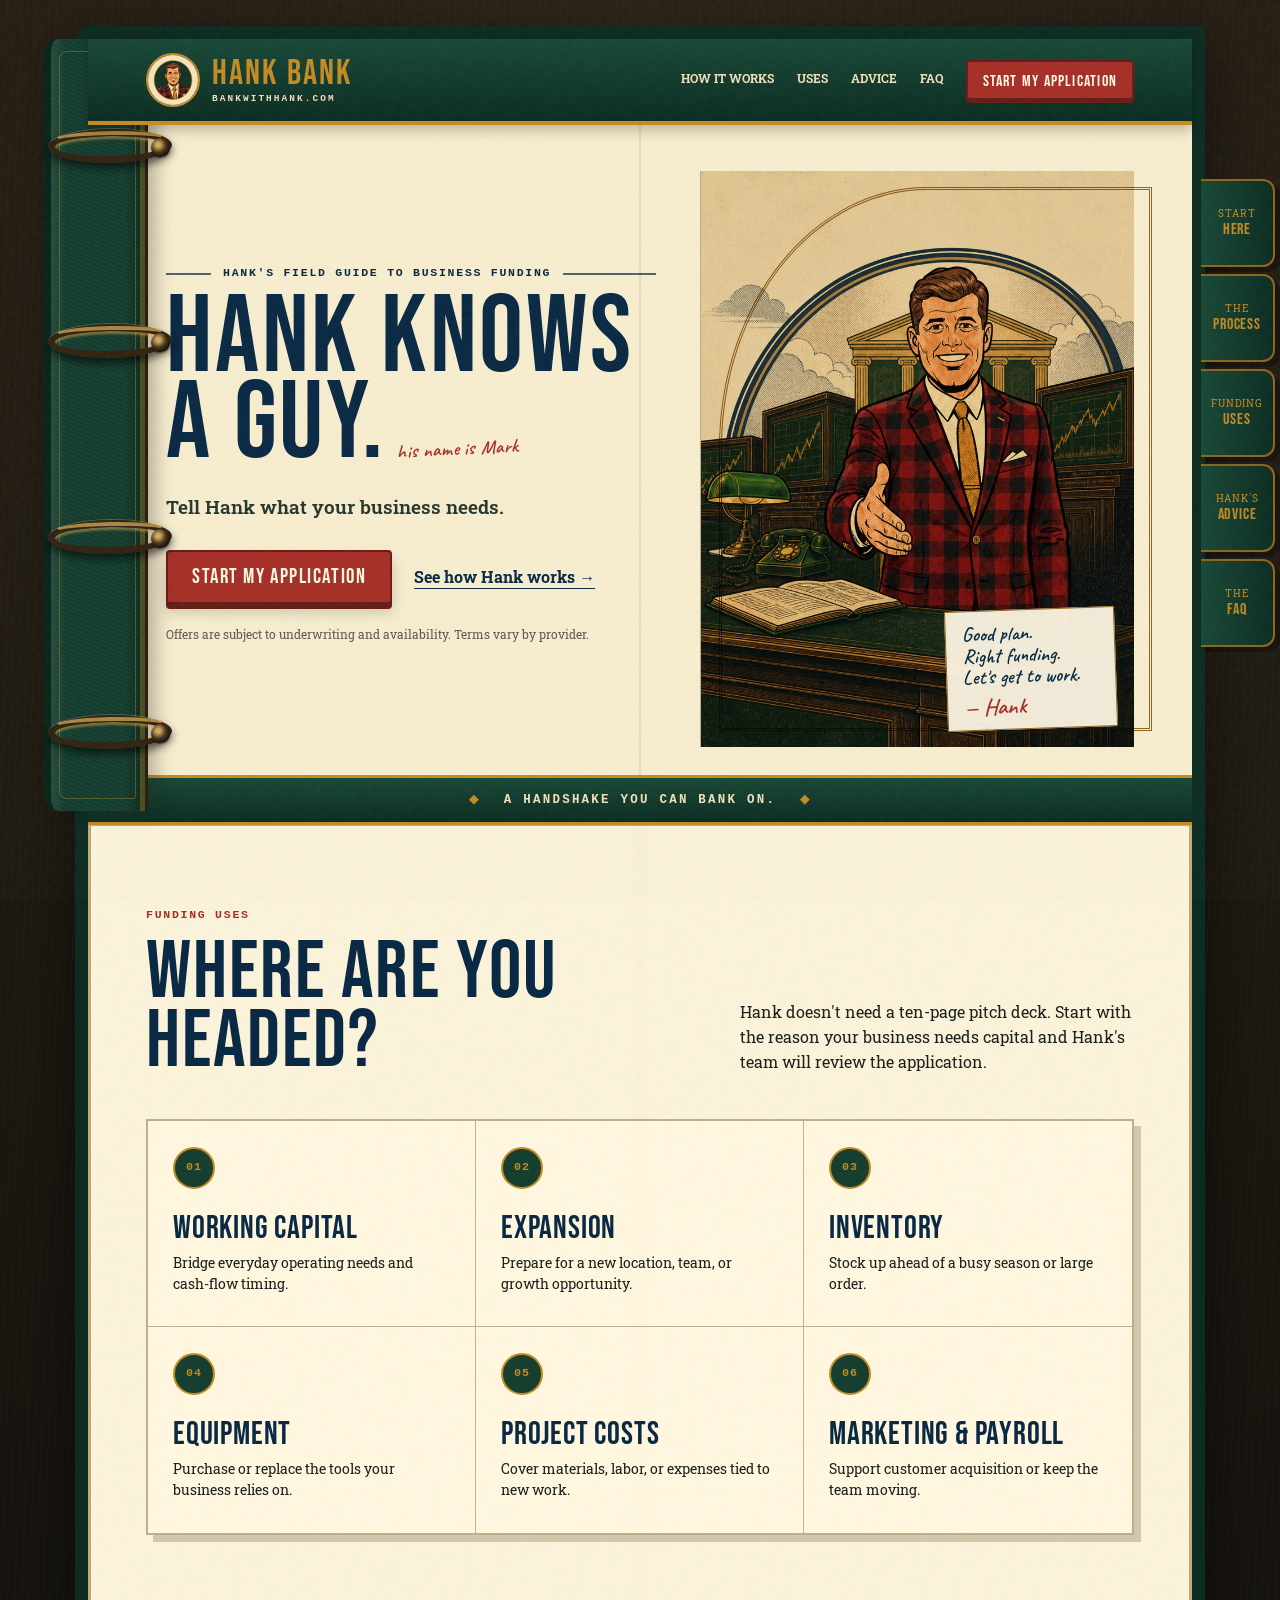
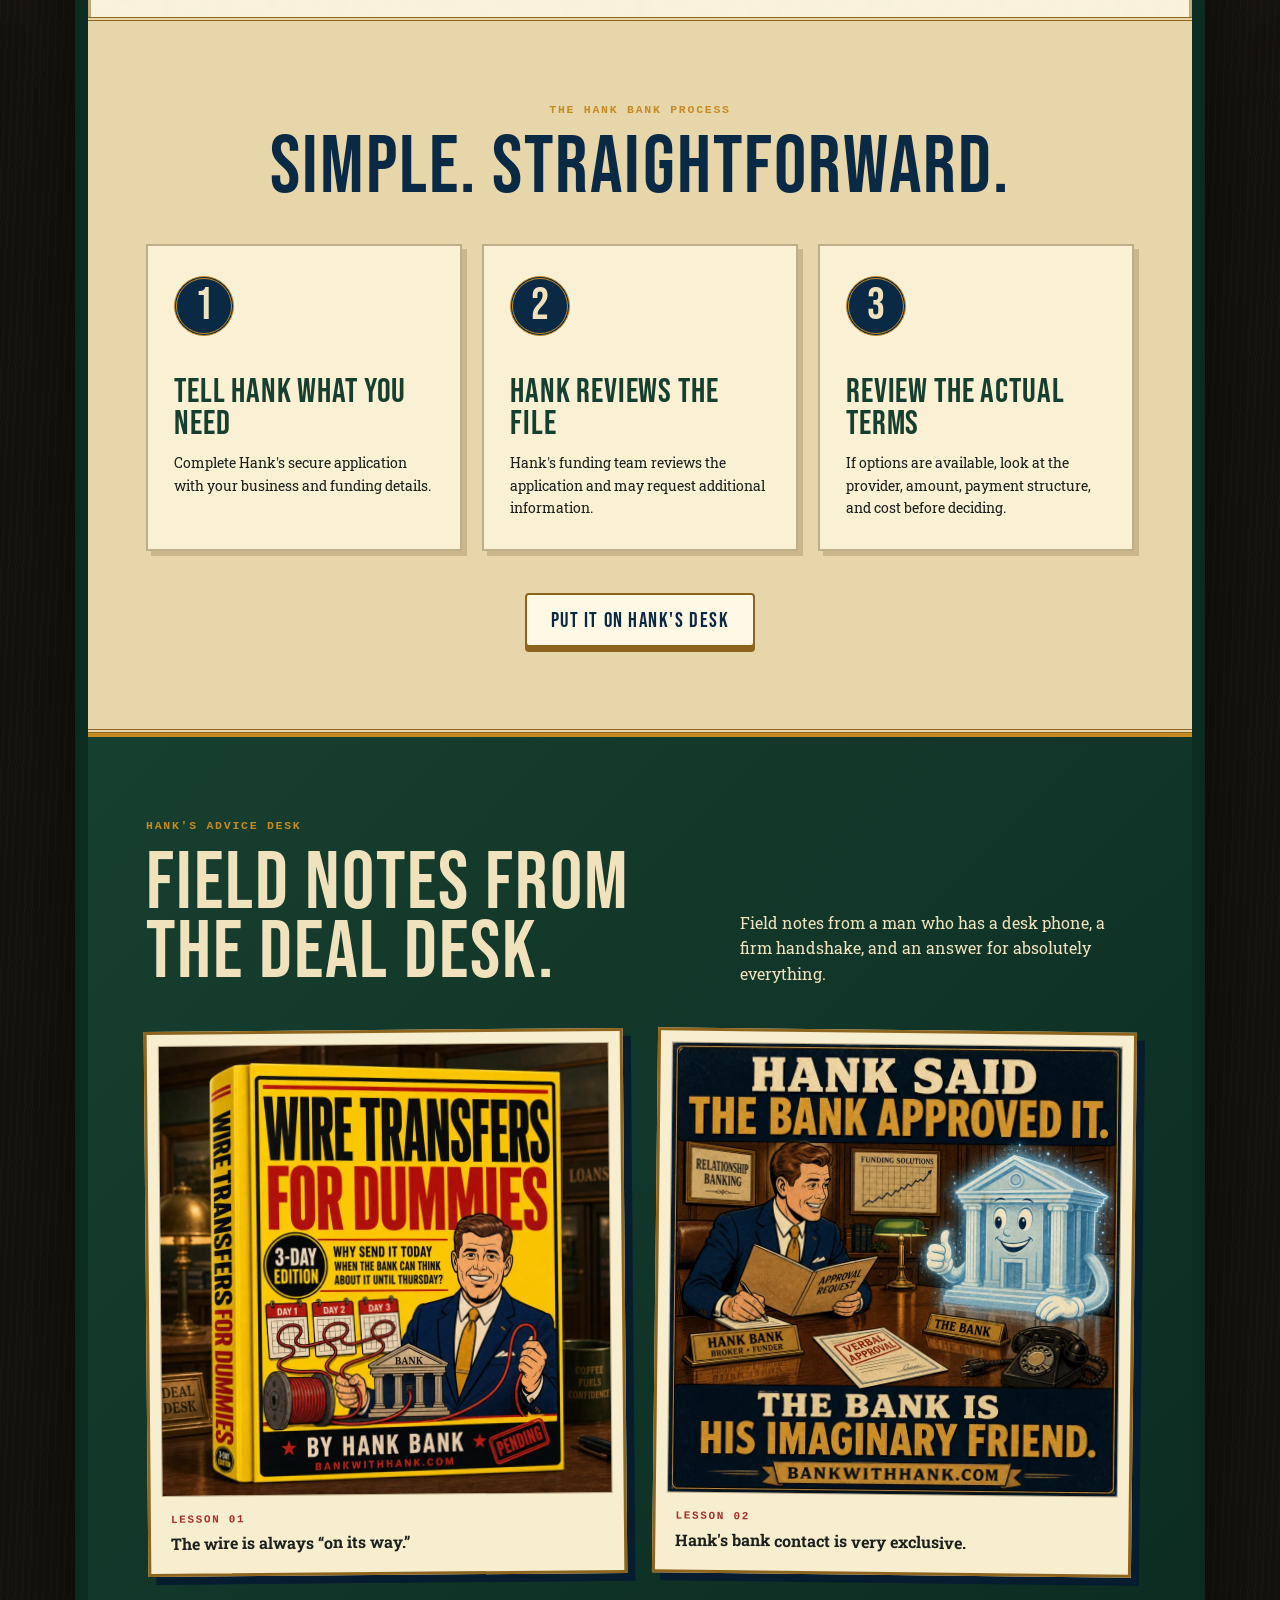
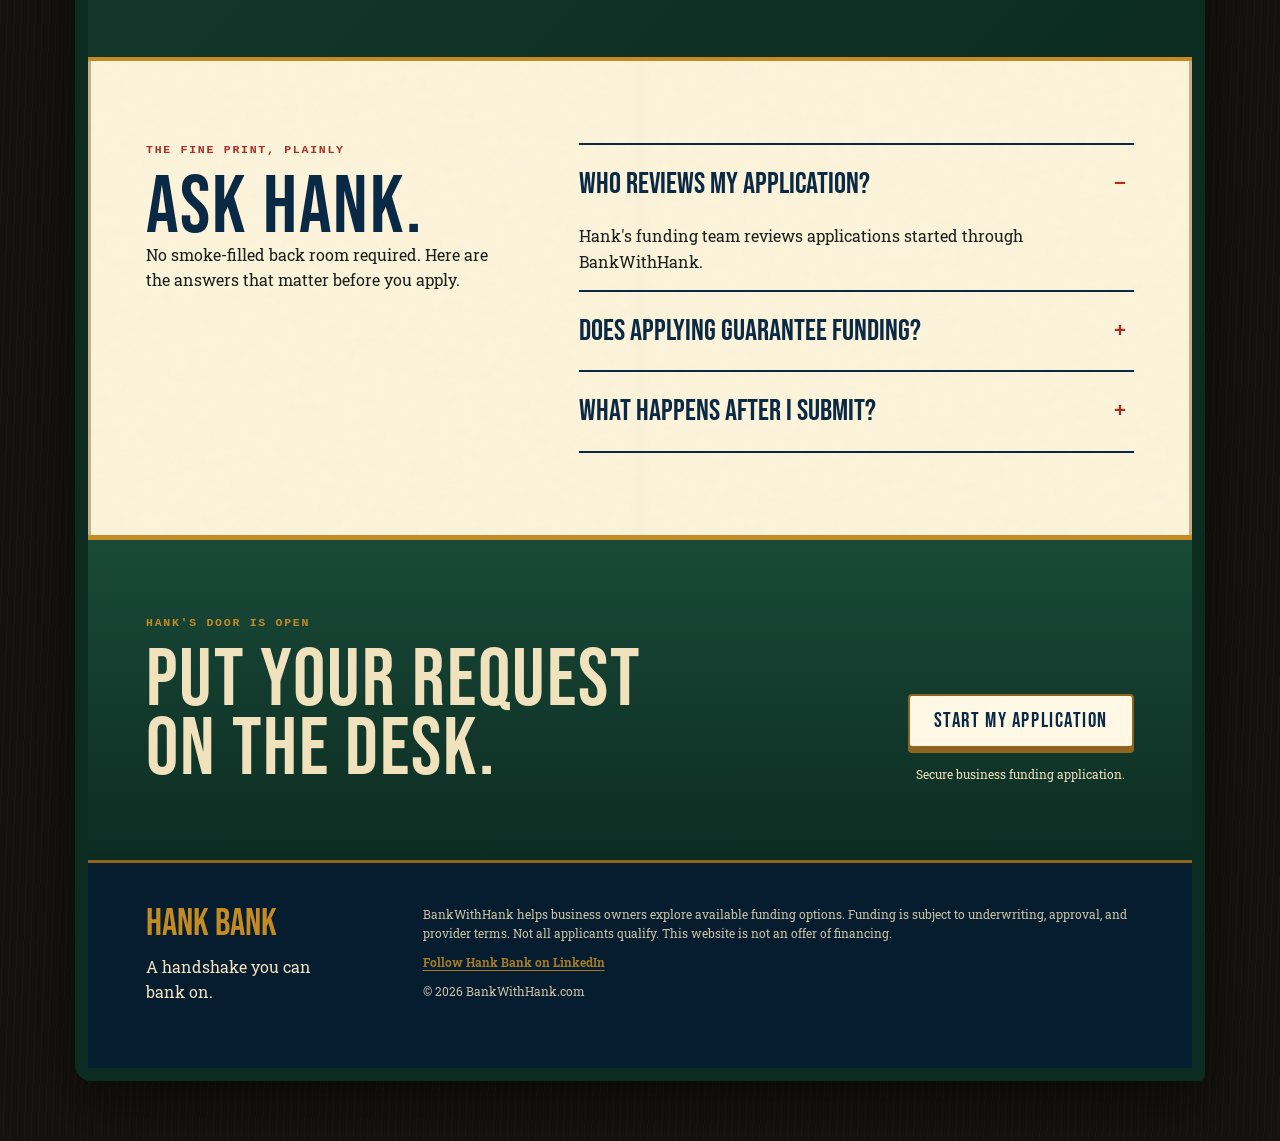
<file: index.html>
<!doctype html>
<html lang="en">
<head>
  <meta charset="utf-8">
  <meta name="viewport" content="width=device-width, initial-scale=1, viewport-fit=cover">
  <title>Hank Bank | Hank Knows a Guy</title>
  <meta name="description" content="Tell Hank what your business needs. One straightforward application connects you with available business funding options.">
  <link rel="canonical" href="https://bankwithhank.com/">

  <link rel="icon" href="/favicon.ico?v=20260805">
  <link rel="icon" type="image/png" sizes="32x32" href="/favicon-field-guide-32.png?v=20260805">
  <link rel="apple-touch-icon" sizes="180x180" href="/apple-touch-icon-field-guide.png?v=20260805">
  <link rel="preconnect" href="https://fonts.googleapis.com">
  <link rel="preconnect" href="https://fonts.gstatic.com" crossorigin>
  <link href="https://fonts.googleapis.com/css2?family=Bebas+Neue&family=Caveat:wght@500;600&family=Roboto+Slab:wght@400;600;700&display=swap" rel="stylesheet">
  <link rel="stylesheet" href="styles.css?v=20260804-field-guide-6">

  <meta property="og:type" content="website">
  <meta property="og:site_name" content="Hank Bank">
  <meta property="og:url" content="https://bankwithhank.com/">
  <meta property="og:title" content="Hank Knows a Guy">
  <meta property="og:description" content="A straightforward way to explore available business funding options with Hank.">
  <meta property="og:image" content="https://bankwithhank.com/og-field-guide-v2.jpg">
  <meta property="og:image:secure_url" content="https://bankwithhank.com/og-field-guide-v2.jpg">
  <meta property="og:image:type" content="image/jpeg">
  <meta property="og:image:width" content="1200">
  <meta property="og:image:height" content="630">
  <meta property="og:image:alt" content="Hank's Field Guide cover with Hank in his red flannel suit beside the words Hank Knows a Guy, corrected in red marker with his name is Mark.">
  <meta name="twitter:card" content="summary_large_image">
  <meta name="twitter:title" content="Hank Knows a Guy">
  <meta name="twitter:description" content="A straightforward way to explore available business funding options with Hank.">
  <meta name="twitter:image" content="https://bankwithhank.com/og-field-guide-v2.jpg">
  <meta name="twitter:image:alt" content="Hank's Field Guide cover with Hank in his red flannel suit beside the words Hank Knows a Guy, corrected in red marker with his name is Mark.">

  <script type="application/ld+json">
  {
    "@context": "https://schema.org",
    "@graph": [
      {
        "@type": "WebSite",
        "name": "Hank Bank",
        "url": "https://bankwithhank.com/",
        "description": "A straightforward business funding application built around Hank's deal desk."
      },
      {
        "@type": "FAQPage",
        "mainEntity": [
          {
            "@type": "Question",
            "name": "Who reviews my application?",
            "acceptedAnswer": {
              "@type": "Answer",
              "text": "Hank's funding team reviews applications started through BankWithHank."
            }
          },
          {
            "@type": "Question",
            "name": "Does applying guarantee funding?",
            "acceptedAnswer": {
              "@type": "Answer",
              "text": "No. Funding is subject to underwriting, approval, availability, and provider terms. Not all applicants qualify."
            }
          },
          {
            "@type": "Question",
            "name": "What happens after I submit?",
            "acceptedAnswer": {
              "@type": "Answer",
              "text": "Hank's funding team reviews the application and may contact you for more information. If options are available, you can review the actual terms before deciding."
            }
          }
        ]
      }
    ]
  }
  </script>
</head>
<body>
  <a class="skip-link" href="#main">Skip to content</a>

  <div class="desk">
    <div class="field-guide">
      <div class="binder-spine" aria-hidden="true"></div>
      <div class="binder-rings" aria-hidden="true">
        <span></span><span></span><span></span><span></span>
      </div>

      <nav class="guide-tabs" aria-label="Field guide sections">
        <a href="#top"><span>START</span><b>HERE</b></a>
        <a href="#process"><span>THE</span><b>PROCESS</b></a>
        <a href="#uses"><span>FUNDING</span><b>USES</b></a>
        <a href="#advice"><span>HANK'S</span><b>ADVICE</b></a>
        <a href="#faq"><span>THE</span><b>FAQ</b></a>
      </nav>

  <header class="site-header" id="top">
    <nav class="nav shell" aria-label="Primary navigation">
      <a class="wordmark" href="#top" aria-label="Hank Bank home">
        <img class="wordmark-portrait" src="apple-touch-icon-field-guide.png" width="54" height="54" alt="">
        <span class="wordmark-copy">
          <span class="wordmark-main">HANK BANK</span>
          <span class="wordmark-sub">BANKWITHHANK.COM</span>
        </span>
      </a>
      <button class="menu-button" id="menu-button" type="button" aria-controls="nav-links" aria-expanded="false" aria-label="Open navigation menu">
        <span></span><span></span><span></span>
      </button>
      <div class="nav-links" id="nav-links">
        <a href="#process">How It Works</a>
        <a href="#uses">Uses</a>
        <a href="#advice">Advice</a>
        <a href="#faq">FAQ</a>
        <a class="button button-small" href="https://apply.bankwithhank.com/?utm_source=bankwithhank&utm_medium=referral&utm_campaign=hank_site&utm_content=nav_desktop">Start My Application</a>
      </div>
    </nav>
  </header>

  <main id="main">
    <section class="hero">
      <div class="hero-grid shell">
        <div class="hero-copy">
          <p class="eyebrow">HANK'S FIELD GUIDE TO BUSINESS FUNDING</p>
          <h1><span>HANK KNOWS</span><span class="guy-line">A GUY.<em>his name is Mark</em></span></h1>
          <p class="hero-lede">Tell Hank what your business needs.</p>
          <div class="hero-actions">
            <a class="button" href="https://apply.bankwithhank.com/?utm_source=bankwithhank&utm_medium=referral&utm_campaign=hank_site&utm_content=hero_primary">Start My Application</a>
            <a class="text-link" href="#process">See how Hank works <span aria-hidden="true">→</span></a>
          </div>
          <p class="microcopy">Offers are subject to underwriting and availability. Terms vary by provider.</p>
        </div>
        <figure class="hero-art">
          <img src="hank-field-guide-hero-v2.jpg" width="768" height="1152" fetchpriority="high" alt="Hank smiling in his red plaid suit at his deal desk and extending his hand for a handshake.">
          <figcaption>Good plan.<br>Right funding.<br>Let's get to work.<br><span>— Hank</span></figcaption>
        </figure>
      </div>
      <div class="hero-rule" aria-hidden="true"><span>A HANDSHAKE YOU CAN BANK ON.</span></div>
    </section>

    <section class="intro section" id="uses">
      <div class="shell">
        <div class="section-heading split-heading">
          <div>
            <p class="kicker">FUNDING USES</p>
            <h2>WHERE ARE YOU HEADED?</h2>
          </div>
          <p>Hank doesn't need a ten-page pitch deck. Start with the reason your business needs capital and Hank's team will review the application.</p>
        </div>
        <div class="ledger-grid" role="list" aria-label="Common business funding uses">
          <article class="ledger-card" role="listitem"><span class="ledger-no">01</span><h3>Working Capital</h3><p>Bridge everyday operating needs and cash-flow timing.</p></article>
          <article class="ledger-card" role="listitem"><span class="ledger-no">02</span><h3>Expansion</h3><p>Prepare for a new location, team, or growth opportunity.</p></article>
          <article class="ledger-card" role="listitem"><span class="ledger-no">03</span><h3>Inventory</h3><p>Stock up ahead of a busy season or large order.</p></article>
          <article class="ledger-card" role="listitem"><span class="ledger-no">04</span><h3>Equipment</h3><p>Purchase or replace the tools your business relies on.</p></article>
          <article class="ledger-card" role="listitem"><span class="ledger-no">05</span><h3>Project Costs</h3><p>Cover materials, labor, or expenses tied to new work.</p></article>
          <article class="ledger-card" role="listitem"><span class="ledger-no">06</span><h3>Marketing & Payroll</h3><p>Support customer acquisition or keep the team moving.</p></article>
        </div>
      </div>
    </section>

    <section class="process section" id="process">
      <div class="shell">
        <div class="section-heading centered">
          <p class="kicker light">THE HANK BANK PROCESS</p>
          <h2>SIMPLE. STRAIGHTFORWARD.</h2>
        </div>
        <div class="process-grid">
          <article class="process-card">
            <span class="step">1</span>
            <h3>Tell Hank What You Need</h3>
            <p>Complete Hank's secure application with your business and funding details.</p>
          </article>
          <article class="process-card">
            <span class="step">2</span>
            <h3>Hank Reviews the File</h3>
            <p>Hank's funding team reviews the application and may request additional information.</p>
          </article>
          <article class="process-card">
            <span class="step">3</span>
            <h3>Review the Actual Terms</h3>
            <p>If options are available, look at the provider, amount, payment structure, and cost before deciding.</p>
          </article>
        </div>
        <div class="process-cta">
          <a class="button button-cream" href="https://apply.bankwithhank.com/?utm_source=bankwithhank&utm_medium=referral&utm_campaign=hank_site&utm_content=process">Put It On Hank's Desk</a>
        </div>
      </div>
    </section>

    <section class="advice section" id="advice">
      <div class="shell">
        <div class="section-heading split-heading">
          <div>
            <p class="kicker">HANK'S ADVICE DESK</p>
            <h2>FIELD NOTES FROM THE DEAL DESK.</h2>
          </div>
          <p>Field notes from a man who has a desk phone, a firm handshake, and an answer for absolutely everything.</p>
        </div>
        <div class="advice-grid">
          <figure class="advice-card">
            <img src="hank-advice-wire.webp" width="900" height="900" loading="lazy" alt="A yellow Wire Transfers for Dummies book cover featuring Hank.">
            <figcaption><span>LESSON 01</span> The wire is always “on its way.”</figcaption>
          </figure>
          <figure class="advice-card">
            <img src="hank-advice-imaginary-bank.webp" width="900" height="900" loading="lazy" alt="Hank consulting with an imaginary bank friend at his desk.">
            <figcaption><span>LESSON 02</span> Hank's bank contact is very exclusive.</figcaption>
          </figure>
        </div>
      </div>
    </section>

    <section class="faq section" id="faq">
      <div class="shell faq-layout">
        <div class="faq-intro">
          <p class="kicker">THE FINE PRINT, PLAINLY</p>
          <h2>ASK HANK.</h2>
          <p>No smoke-filled back room required. Here are the answers that matter before you apply.</p>
        </div>
        <div class="faq-list">
          <details open>
            <summary>Who reviews my application?</summary>
            <p>Hank's funding team reviews applications started through BankWithHank.</p>
          </details>
          <details>
            <summary>Does applying guarantee funding?</summary>
            <p>No. Funding is subject to underwriting, approval, availability, and provider terms. Not all applicants qualify.</p>
          </details>
          <details>
            <summary>What happens after I submit?</summary>
            <p>Hank's funding team reviews the application and may contact you for more information. If options are available, you can review the actual terms before deciding.</p>
          </details>
        </div>
      </div>
    </section>

    <section class="final-cta">
      <div class="shell final-cta-inner">
        <div>
          <p class="kicker light">HANK'S DOOR IS OPEN</p>
          <h2>PUT YOUR REQUEST<br>ON THE DESK.</h2>
        </div>
        <div class="final-cta-action">
          <a class="button button-cream" href="https://apply.bankwithhank.com/?utm_source=bankwithhank&utm_medium=referral&utm_campaign=hank_site&utm_content=final_cta">Start My Application</a>
          <p>Secure business funding application.</p>
        </div>
      </div>
    </section>
  </main>

  <footer class="site-footer">
    <div class="shell footer-grid">
      <div>
        <p class="footer-brand">HANK BANK</p>
        <p>A handshake you can bank on.</p>
      </div>
      <div class="footer-disclosure">
        <p>BankWithHank helps business owners explore available funding options. Funding is subject to underwriting, approval, and provider terms. Not all applicants qualify. This website is not an offer of financing.</p>
        <p><a class="footer-link" href="https://www.linkedin.com/company/77737907/" target="_blank" rel="noopener noreferrer">Follow Hank Bank on LinkedIn</a></p>
        <p>© 2026 BankWithHank.com</p>
      </div>
    </div>
  </footer>
    </div>
  </div>

  <a class="mobile-apply" href="https://apply.bankwithhank.com/?utm_source=bankwithhank&utm_medium=referral&utm_campaign=hank_site&utm_content=mobile_sticky">Start My Application</a>

  <script>
    const menuButton = document.getElementById('menu-button');
    const navLinks = document.getElementById('nav-links');

    menuButton.addEventListener('click', () => {
      const open = navLinks.classList.toggle('is-open');
      menuButton.setAttribute('aria-expanded', String(open));
      menuButton.setAttribute('aria-label', open ? 'Close navigation menu' : 'Open navigation menu');
    });

    navLinks.querySelectorAll('a').forEach((link) => {
      link.addEventListener('click', () => {
        navLinks.classList.remove('is-open');
        menuButton.setAttribute('aria-expanded', 'false');
        menuButton.setAttribute('aria-label', 'Open navigation menu');
      });
    });
  </script>
</body>
</html>
</file>
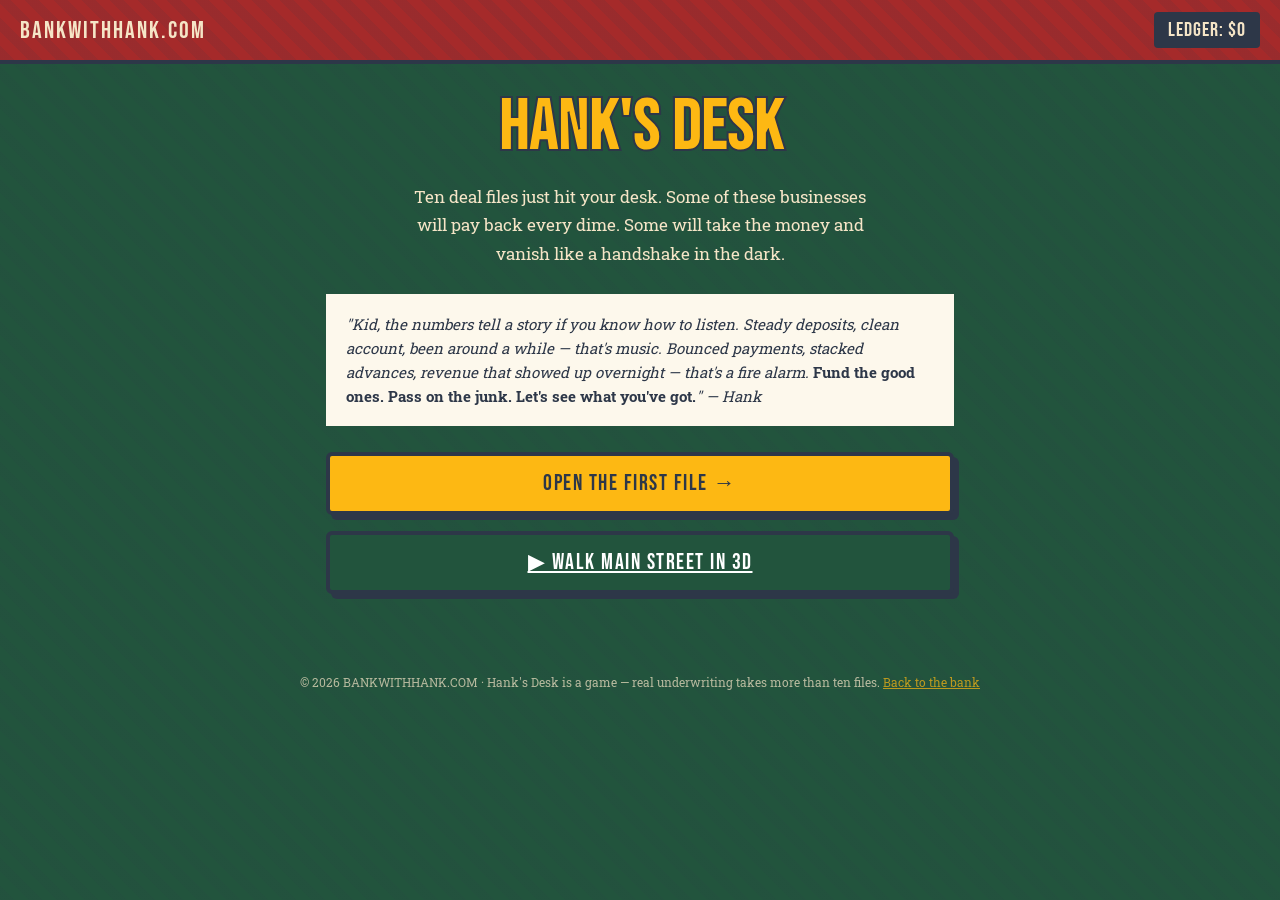
<file: game.html>
<!DOCTYPE html>
<html lang="en">
<head>
<meta charset="UTF-8">
<meta name="viewport" content="width=device-width, initial-scale=1.0">
<title>HANK'S DESK | Can You Fund Like Hank?</title>
<link rel="canonical" href="https://bankwithhank.com/game.html">
<meta name="description" content="Hank's Desk: 10 deal files hit your desk. Fund the good ones, pass on the bad ones. Think you can underwrite like Hank?">

<link rel="icon" type="image/png" sizes="32x32" href="favicon-32.png">
<link rel="apple-touch-icon" href="apple-touch-icon.png">

<meta property="og:type" content="website">
<meta property="og:site_name" content="BANKWITHHANK.COM">
<meta property="og:url" content="https://bankwithhank.com/game.html">
<meta property="og:title" content="Hank's Desk — Can You Fund Like Hank?">
<meta property="og:description" content="10 deal files. Fund the good ones, pass on the junk. Get your Hank Rating.">
<meta property="og:image" content="https://bankwithhank.com/og-image.jpg">
<meta name="twitter:card" content="summary_large_image">

<link rel="preconnect" href="https://fonts.googleapis.com">
<link rel="preconnect" href="https://fonts.gstatic.com" crossorigin>
<link href="https://fonts.googleapis.com/css2?family=Bebas+Neue&family=Roboto+Slab:wght@400;700&display=swap" rel="stylesheet">

<style>
  :root {
    --green: #22543d;
    --red: #a52a2a;
    --tan: #f5e5c7;
    --gold: #fdb813;
    --charcoal: #2d3748;
    --paper: #fdf8ec;
  }
  * { margin: 0; padding: 0; box-sizing: border-box; }
  body {
    font-family: 'Roboto Slab', serif;
    color: var(--tan);
    background-color: var(--green);
    background-image:
      linear-gradient(rgba(34,84,61,.92), rgba(34,84,61,.92)),
      repeating-linear-gradient(45deg, #2d3748, #2d3748 10px, #22543d 10px, #22543d 20px);
    min-height: 100vh;
  }
  .font-header { font-family: 'Bebas Neue', sans-serif; }
  .retro-panel { border: 4px solid var(--charcoal); box-shadow: 5px 5px 0 var(--charcoal); }

  header.bar {
    background-image:
      linear-gradient(rgba(165,42,42,.9), rgba(165,42,42,.9)),
      repeating-linear-gradient(45deg, #2d3748, #2d3748 10px, #a52a2a 10px, #a52a2a 20px);
    border-bottom: 4px solid var(--charcoal);
    padding: 12px 20px;
    display: flex; justify-content: space-between; align-items: center;
    position: sticky; top: 0; z-index: 10;
  }
  header.bar a { color: var(--tan); text-decoration: none; }
  header.bar .brand { font-family: 'Bebas Neue', sans-serif; font-size: 24px; letter-spacing: 2px; }
  header.bar .ledger {
    font-family: 'Bebas Neue', sans-serif; font-size: 20px; letter-spacing: 1px;
    background: var(--charcoal); padding: 6px 14px; border-radius: 4px;
  }
  header.bar .ledger .pnl.up { color: #7ce0ab; }
  header.bar .ledger .pnl.down { color: #ff9b94; }
  header.bar .ledger .pnl.flat { color: var(--tan); }

  main { max-width: 660px; margin: 0 auto; padding: 28px 16px 60px; }

  .screen { display: none; }
  .screen.active { display: block; animation: slidein .25s ease; }
  @keyframes slidein { from { opacity: 0; transform: translateY(10px); } to { opacity: 1; transform: none; } }

  h1.title { font-family: 'Bebas Neue', sans-serif; font-size: clamp(44px, 9vw, 72px); color: var(--gold);
    -webkit-text-stroke: 2px var(--charcoal); line-height: 1.02; text-align: center; }
  .sub { text-align: center; font-size: 17px; line-height: 1.65; margin: 18px auto 26px; max-width: 480px; }

  .hank-note {
    background: var(--paper); color: var(--charcoal); padding: 18px 20px;
    font-style: italic; font-size: 15px; line-height: 1.6; margin-bottom: 26px;
  }
  .hank-note b { font-style: normal; }

  .btn {
    display: inline-block; cursor: pointer; border: 4px solid var(--charcoal);
    box-shadow: 5px 5px 0 var(--charcoal);
    font-family: 'Bebas Neue', sans-serif; letter-spacing: 1.5px;
    font-size: 22px; padding: 14px 30px; border-radius: 6px;
    color: #fff; background: var(--red); text-align: center;
    transition: transform .08s ease;
    -webkit-tap-highlight-color: transparent;
  }
  .btn:active { transform: translate(3px,3px); box-shadow: 2px 2px 0 var(--charcoal); }
  .btn.green { background: var(--green); }
  .btn.gold { background: var(--gold); color: var(--charcoal); }
  .btn.block { display: block; width: 100%; }

  /* Deal file */
  .file {
    background: var(--paper); color: var(--charcoal); border-radius: 4px;
    position: relative; margin-top: 14px;
  }
  .file .tab {
    position: absolute; top: -14px; left: 18px;
    background: var(--gold); color: var(--charcoal); border: 3px solid var(--charcoal);
    font-family: 'Bebas Neue', sans-serif; font-size: 15px; letter-spacing: 1.5px;
    padding: 3px 14px; border-radius: 4px 4px 0 0;
  }
  .file .inner { padding: 24px 20px 20px; }
  .file h2 { font-family: 'Bebas Neue', sans-serif; font-size: clamp(28px, 6vw, 38px); letter-spacing: 1px; line-height: 1.05; }
  .file .industry { color: var(--red); font-weight: 700; font-size: 13px; text-transform: uppercase; letter-spacing: 1px; margin: 2px 0 14px; }
  .stats { display: grid; grid-template-columns: 1fr 1fr; gap: 1px; background: #d8cbb0; border: 2px solid var(--charcoal); }
  .stat { background: var(--paper); padding: 10px 12px; }
  .stat .k { font-size: 10px; font-weight: 700; letter-spacing: 1px; text-transform: uppercase; color: #7a6f57; }
  .stat .v { font-size: 17px; font-weight: 700; margin-top: 2px; }
  .stat .v.warn { color: var(--red); }
  .ask {
    margin-top: 14px; border: 3px dashed var(--charcoal); padding: 12px 14px;
    display: flex; justify-content: space-between; align-items: center; gap: 8px;
  }
  .ask .k { font-family: 'Bebas Neue', sans-serif; font-size: 18px; letter-spacing: 1.5px; }
  .ask .v { font-family: 'Bebas Neue', sans-serif; font-size: 30px; color: var(--green); }
  .memo { margin-top: 14px; font-style: italic; font-size: 14px; line-height: 1.55; color: #5a5142; }
  .memo::before { content: "Note from the desk: "; font-style: normal; font-weight: 700; color: var(--charcoal); }

  .choices { display: grid; grid-template-columns: 1fr 1fr; gap: 18px; margin-top: 24px; }
  .progress { text-align: center; font-family: 'Bebas Neue', sans-serif; letter-spacing: 2px; font-size: 16px; margin-top: 20px; color: var(--tan); opacity: .85; }

  /* Outcome */
  .stamp {
    font-family: 'Bebas Neue', sans-serif; font-size: clamp(36px, 8vw, 54px); letter-spacing: 3px;
    text-align: center; padding: 10px 0; border: 4px solid; border-radius: 6px;
    transform: rotate(-3deg); margin: 6px auto 20px; max-width: 420px; background: var(--paper);
  }
  .stamp.good { color: var(--green); border-color: var(--green); }
  .stamp.bad { color: var(--red); border-color: var(--red); }
  .stamp.neutral { color: #8a6d1a; border-color: #8a6d1a; }
  .outcome-story { background: var(--paper); color: var(--charcoal); padding: 18px 20px; font-size: 15px; line-height: 1.65; }
  .outcome-story .take { margin-top: 12px; padding-top: 12px; border-top: 2px solid #d8cbb0; font-style: italic; }
  .outcome-story .take b { font-style: normal; }
  .pnl-line { text-align: center; font-family: 'Bebas Neue', sans-serif; font-size: 30px; letter-spacing: 2px; margin: 18px 0; }
  .pnl-line.up { color: #7ce0ab; } .pnl-line.down { color: #ff9b94; } .pnl-line.flat { color: var(--tan); }

  /* Results */
  .rating-box { text-align: center; padding: 26px 18px; background: var(--paper); color: var(--charcoal); }
  .rating-box .label { font-size: 12px; font-weight: 700; letter-spacing: 2px; text-transform: uppercase; color: #7a6f57; }
  .rating-box .rating { font-family: 'Bebas Neue', sans-serif; font-size: clamp(40px, 9vw, 60px); color: var(--red); line-height: 1.1; margin: 6px 0; }
  .rating-box .total { font-family: 'Bebas Neue', sans-serif; font-size: 26px; }
  .scorecard { margin-top: 18px; background: var(--paper); color: var(--charcoal); }
  .scorecard .row { display: flex; justify-content: space-between; gap: 10px; padding: 9px 14px; border-bottom: 1px solid #d8cbb0; font-size: 13.5px; }
  .scorecard .row:last-child { border-bottom: none; }
  .scorecard .amt { font-weight: 700; white-space: nowrap; }
  .scorecard .amt.up { color: var(--green); } .scorecard .amt.down { color: var(--red); } .scorecard .amt.flat { color: #7a6f57; }
  .endcta { margin-top: 26px; text-align: center; }
  .endcta p { margin: 14px auto 18px; max-width: 440px; line-height: 1.6; }
  .end-buttons { display: grid; gap: 14px; margin-top: 18px; }
  @media (min-width: 520px) { .end-buttons { grid-template-columns: 1fr 1fr; } }

  footer { text-align: center; padding: 20px; color: var(--tan); opacity: .7; font-size: 12px; }
  footer a { color: var(--gold); }
</style>
</head>
<body>

<header class="bar">
  <a class="brand" href="index.html">BANKWITHHANK.COM</a>
  <div class="ledger">LEDGER: <span id="pnl" class="pnl flat">$0</span></div>
</header>

<main>

  <!-- INTRO -->
  <section id="intro" class="screen active">
    <h1 class="title">HANK'S DESK</h1>
    <p class="sub">Ten deal files just hit your desk. Some of these businesses will pay back every dime. Some will take the money and vanish like a handshake in the dark.</p>
    <div class="hank-note">
      "Kid, the numbers tell a story if you know how to listen. Steady deposits, clean account, been around a while — that's music. Bounced payments, stacked advances, revenue that showed up overnight — that's a fire alarm. <b>Fund the good ones. Pass on the junk. Let's see what you've got.</b>" — Hank
    </div>
    <button class="btn gold block" id="startBtn">OPEN THE FIRST FILE &rarr;</button>
    <a class="btn green block" href="street.html" style="margin-top:16px;">&#9654; WALK MAIN STREET IN 3D</a>
  </section>

  <!-- DEAL -->
  <section id="deal" class="screen">
    <div class="file retro-panel">
      <div class="tab" id="fileTab">FILE #1</div>
      <div class="inner">
        <h2 id="bizName"></h2>
        <div class="industry" id="bizIndustry"></div>
        <div class="stats" id="stats"></div>
        <div class="ask"><span class="k">THEY'RE ASKING FOR</span><span class="v" id="askAmt"></span></div>
        <div class="memo" id="memo"></div>
      </div>
    </div>
    <div class="choices">
      <button class="btn green" id="fundBtn">&#10004; FUND IT</button>
      <button class="btn" id="passBtn">&#10008; PASS</button>
    </div>
    <div class="progress" id="progress"></div>
  </section>

  <!-- OUTCOME -->
  <section id="outcome" class="screen">
    <div class="stamp" id="stamp"></div>
    <div class="outcome-story retro-panel">
      <div id="story"></div>
      <div class="take" id="take"></div>
    </div>
    <div class="pnl-line" id="pnlLine"></div>
    <button class="btn gold block" id="nextBtn">NEXT FILE &rarr;</button>
  </section>

  <!-- RESULTS -->
  <section id="results" class="screen">
    <h1 class="title" style="font-size:clamp(36px,7vw,54px);">CLOSING TIME</h1>
    <div class="rating-box retro-panel" style="margin-top:18px;">
      <div class="label">Your Hank Rating</div>
      <div class="rating" id="finalRating"></div>
      <div class="total" id="finalTotal"></div>
    </div>
    <div class="scorecard retro-panel" id="scorecard"></div>
    <div class="endcta">
      <p id="endLine"></p>
      <div class="end-buttons">
        <a class="btn gold" href="https://apply.suttonfunding.com/?utm_source=bankwithhank&utm_medium=referral&utm_campaign=hank_site&utm_content=game">GET REAL FUNDING &rarr;</a>
        <button class="btn green" id="replayBtn">&#8635; RUN IT BACK</button>
      </div>
    </div>
  </section>

</main>

<footer>&copy; 2026 BANKWITHHANK.COM &middot; Hank's Desk is a game — real underwriting takes more than ten files. <a href="index.html">Back to the bank</a></footer>

<script>
(function () {
  'use strict';

  var FACTOR = 1.4;
  // outcome: 'pays' (+40% of ask), 'slow' (+15%), 'default' (-55%)
  var DEALS = [
    {
      name: "Maria's Taqueria", industry: "Restaurant", tib: "6 years", rev: "$48,000/mo",
      nsf: 0, positions: 0, ask: 20000, revTrend: "Steady, every single month",
      memo: "Family-run. Same corner for six years. Deposits land like clockwork.",
      outcome: "pays",
      story: "Maria paid like a metronome. Sixteen weeks, never missed a debit, sent the office tamales when the balance hit zero.",
      take: "Boring and steady is beautiful. Six years of clockwork deposits with a clean account is exactly what a daily-payment product wants."
    },
    {
      name: "Apex Freight LLC", industry: "Trucking", tib: "2 years", rev: "$110,000/mo",
      nsf: 4, positions: 1, ask: 40000, revTrend: "High but choppy",
      memo: "Big top line. Fuel cards and factoring eat most of it before it settles.",
      outcome: "slow",
      story: "Apex paid — eventually. Two payment pauses, one renegotiation, a lot of phone calls about diesel prices. You got there nine months late.",
      take: "Trucking revenue is big but the margins are diesel-thin. Not junk, but size it small and expect the term to stretch."
    },
    {
      name: "Golden Coast Nails", industry: "Salon", tib: "8 years", rev: "$22,000/mo",
      nsf: 1, positions: 0, ask: 10000, revTrend: "Flat and reliable",
      memo: "Small ask, small shop, owner's been at it since 2018.",
      outcome: "pays",
      story: "Quietest deal on the books. Paid off early to grab the prepay discount and asked about a renewal.",
      take: "A small ask against eight years of history barely moves the risk needle. These are the renewals that build a book."
    },
    {
      name: "HypeDrip Apparel", industry: "E-commerce", tib: "8 months", rev: "$15k → $95k in 60 days",
      nsf: 2, positions: 0, ask: 35000, revTrend: "Vertical spike", warnRev: true,
      memo: "One TikTok went viral in March. Founder says it's 'just the beginning.'",
      outcome: "default",
      story: "The algorithm moved on. April did $11k, May did $6k, and the daily debit started bouncing in June. The hoodies are still in a garage in Reseda.",
      take: "A revenue spike with no track record isn't a trend — it's one good month wearing a trench coat. Eight months old is the tell."
    },
    {
      name: "Big Tony's Pizza & Wings", industry: "Restaurant", tib: "12 years", rev: "$61,000/mo",
      nsf: 11, positions: 2, ask: 25000, revTrend: "Strong",
      memo: "Twelve years, great revenue. Account's a little... lively. Tony says the bounces are 'a bank thing.'",
      outcome: "default",
      story: "The revenue was real. So were the eleven bounces — your debit joined them by week three. Two other funders were already in line when the account went dry.",
      take: "Revenue doesn't repay advances — the bank account does. Eleven NSFs means the bucket leaks, and two existing positions means you're third in line at the drain."
    },
    {
      name: "Precision Roofing Co", industry: "Contractor", tib: "9 years", rev: "$90k summers / $15k winters",
      nsf: 2, positions: 0, ask: 30000, revTrend: "Seasonal, but it's April",
      memo: "Lumpy deposits scare some desks. Nine years of the same lumps, though.",
      outcome: "pays",
      story: "Roofing season delivered like it always does. Big summer deposits cleared the balance by September, before the snow slowed anything down.",
      take: "Lumpy isn't broke. Nine years of the same seasonal curve is a pattern, not a problem — you just fund it going INTO the busy season, not out of it."
    },
    {
      name: "QuickCash Convenience", industry: "Retail", tib: "3 years", rev: "$70,000/mo",
      nsf: 3, positions: 3, ask: 30000, revTrend: "Decent", warnPos: true,
      memo: "Three advances already on the books, two debiting daily. Wants a fourth 'to consolidate.'",
      outcome: "default",
      story: "Fourth position behind two daily debits. The math never had room for you — the account was spoken for before your wire landed.",
      take: "'Consolidate' from a triple-stacked merchant means 'pay Peter with Paul's money.' Whoever funds last takes the loss. That was you."
    },
    {
      name: "Chen Family Dental", industry: "Medical", tib: "15 years", rev: "$130,000/mo",
      nsf: 0, positions: 0, ask: 40000, revTrend: "Rock steady",
      memo: "Expanding to a second operatory. Insurance receivables like a metronome.",
      outcome: "pays",
      story: "Fifteen years of insurance receivables did exactly what fifteen years of insurance receivables do. Paid without a single hiccup.",
      take: "The no-brainer file. The only mistake possible here was passing — good desks fund the obvious ones fast before someone else does."
    },
    {
      name: "Vibes Event Promotion", industry: "Events", tib: "18 months", rev: "$55,000/mo",
      nsf: 5, positions: 1, ask: 25000, revTrend: "60% from ONE client", warnRev: true,
      memo: "Throws great parties. One venue is most of the revenue. Five bounces this quarter.",
      outcome: "default",
      story: "The venue switched promoters in month two. Revenue fell off a cliff, the bounces multiplied, and the last debit that cleared was for $61.",
      take: "Concentration is the silent killer — 60% from one client means you're really underwriting THEIR relationship, not the business. Add five NSFs and it's a pass all day."
    },
    {
      name: "Steel City Machine Shop", industry: "Manufacturing", tib: "22 years", rev: "$85,000/mo",
      nsf: 1, positions: 1, ask: 35000, revTrend: "Steady with defense contracts",
      memo: "One position on the books — 80% paid down, perfect history on it.",
      outcome: "pays",
      story: "Paid the old advance off in week two, then yours right on schedule. Twenty-two years of machining doesn't miss.",
      take: "An existing position isn't automatically a red flag — one that's 80% paid down with perfect history is actually PROOF they can carry an advance. Context beats checklists."
    }
  ];

  var idx = 0, pnl = 0, results = [];

  var $ = function (id) { return document.getElementById(id); };
  var money = function (n) {
    var sign = n < 0 ? "-" : (n > 0 ? "+" : "");
    return sign + "$" + Math.abs(Math.round(n)).toLocaleString("en-US");
  };
  var cls = function (n) { return n > 0 ? "up" : (n < 0 ? "down" : "flat"); };

  function show(id) {
    var s = document.querySelectorAll(".screen");
    for (var i = 0; i < s.length; i++) s[i].classList.remove("active");
    $(id).classList.add("active");
    window.scrollTo(0, 0);
  }

  function updateLedger() {
    var el = $("pnl");
    el.textContent = money(pnl);
    el.className = "pnl " + cls(pnl);
  }

  function renderDeal() {
    var d = DEALS[idx];
    $("fileTab").textContent = "FILE #" + (idx + 1);
    $("bizName").textContent = d.name;
    $("bizIndustry").textContent = d.industry + " · " + d.tib + " in business";
    $("askAmt").textContent = "$" + d.ask.toLocaleString("en-US");
    $("memo").textContent = d.memo;
    $("progress").textContent = "FILE " + (idx + 1) + " OF " + DEALS.length;
    $("stats").innerHTML =
      stat("Monthly Revenue", d.rev, false) +
      stat("Revenue Trend", d.revTrend, !!d.warnRev) +
      stat("NSFs (90 days)", d.nsf, d.nsf >= 4) +
      stat("Existing Positions", d.positions, d.positions >= 2 || !!d.warnPos);
    show("deal");
  }

  function stat(k, v, warn) {
    return '<div class="stat"><div class="k">' + k + '</div><div class="v' + (warn ? " warn" : "") + '">' + v + "</div></div>";
  }

  function outcomeDelta(d, funded) {
    if (!funded) return 0;
    if (d.outcome === "pays") return d.ask * (FACTOR - 1);
    if (d.outcome === "slow") return d.ask * 0.15;
    return -d.ask * 0.55;
  }

  function decide(funded) {
    var d = DEALS[idx];
    var delta = outcomeDelta(d, funded);
    var missed = outcomeDelta(d, true);
    pnl += delta;
    updateLedger();
    results.push({ name: d.name, funded: funded, delta: delta, missed: missed, outcome: d.outcome });

    var stampEl = $("stamp"), pnlEl = $("pnlLine"), story = $("story"), take = $("take");
    take.innerHTML = "<b>Hank's take:</b> " + d.take;

    if (funded) {
      story.textContent = d.story;
      if (d.outcome === "pays") { stampEl.textContent = "PAID IN FULL"; stampEl.className = "stamp good"; }
      else if (d.outcome === "slow") { stampEl.textContent = "PAID... SLOWLY"; stampEl.className = "stamp neutral"; }
      else { stampEl.textContent = "DEFAULTED"; stampEl.className = "stamp bad"; }
      pnlEl.textContent = money(delta) + " TO THE LEDGER";
      pnlEl.className = "pnl-line " + cls(delta);
    } else {
      if (d.outcome === "default") {
        stampEl.textContent = "BULLET DODGED"; stampEl.className = "stamp good";
        story.textContent = "You slid the file into the pass pile. Word around town: " + d.story.charAt(0).toLowerCase() + d.story.slice(1);
        pnlEl.textContent = "DODGED A " + money(missed).replace("+", "") + " LOSS";
        pnlEl.className = "pnl-line up";
      } else {
        stampEl.textContent = "MISSED ONE"; stampEl.className = "stamp neutral";
        story.textContent = "You passed. Another funder didn't. " + d.story;
        pnlEl.textContent = "LEFT " + money(missed) + " ON THE TABLE";
        pnlEl.className = "pnl-line flat";
      }
    }

    $("nextBtn").textContent = (idx + 1 < DEALS.length) ? "NEXT FILE →" : "SEE YOUR RATING →";
    show("outcome");
  }

  function rating(total) {
    if (total < 0) return "REPO MAN BAIT";
    if (total < 15000) return "ROOKIE TELLER";
    if (total < 30000) return "JUNIOR UNDERWRITER";
    if (total < 45000) return "DESK BOSS";
    return "HANDSHAKE HANK";
  }

  function endLine(total) {
    if (total < 0) return "The good news: it was only a game. The better news: Hank does this for real, and he's a lot better at it.";
    if (total < 30000) return "Not bad, kid. You can smell the junk — now you know what Hank sees in a file. He does this all day, every day, with real money.";
    return "All right, hotshot — you've got the eye. Imagine what a desk like that could do for YOUR business.";
  }

  function renderResults() {
    $("finalRating").textContent = rating(pnl);
    var totalEl = $("finalTotal");
    totalEl.textContent = "LEDGER: " + money(pnl);
    totalEl.style.color = pnl >= 0 ? "var(--green)" : "var(--red)";
    $("endLine").textContent = endLine(pnl);

    var html = "";
    for (var i = 0; i < results.length; i++) {
      var r = results[i], right, rc;
      if (r.funded) { right = money(r.delta); rc = cls(r.delta); }
      else if (r.outcome === "default") { right = "dodged " + money(r.missed).replace("+", "").replace("-", "-"); rc = "up"; }
      else { right = "missed " + money(r.missed); rc = "flat"; }
      html += '<div class="row"><span>' + (i + 1) + ". " + r.name + " — " + (r.funded ? "FUNDED" : "PASSED") +
              '</span><span class="amt ' + rc + '">' + right + "</span></div>";
    }
    $("scorecard").innerHTML = html;
    show("results");
  }

  $("startBtn").addEventListener("click", renderDeal);
  $("fundBtn").addEventListener("click", function () { decide(true); });
  $("passBtn").addEventListener("click", function () { decide(false); });
  $("nextBtn").addEventListener("click", function () {
    idx++;
    if (idx < DEALS.length) renderDeal(); else renderResults();
  });
  $("replayBtn").addEventListener("click", function () {
    idx = 0; pnl = 0; results = [];
    updateLedger();
    show("intro");
  });
})();
</script>
</body>
</html>
</file>
<file: styles.css>
:root {
  --desk: #15130f;
  --green: #173f2f;
  --green-dark: #0c2c22;
  --navy: #0a2944;
  --navy-dark: #061c2f;
  --red: #a62f27;
  --cream: #efe2bd;
  --paper: #f7edcf;
  --paper-light: #fff8e5;
  --paper-deep: #e7d6a9;
  --gold: #c48b24;
  --gold-dark: #8e651e;
  --ink: #1c211d;
  --line: rgba(105, 81, 37, .42);
  --shell: min(1120px, calc(100% - 116px));
}

* { box-sizing: border-box; }
html { scroll-behavior: smooth; scroll-padding-top: 94px; }
body {
  margin: 0;
  color: var(--ink);
  background:
    radial-gradient(circle at 50% 0, rgba(89, 67, 36, .34), transparent 42%),
    repeating-linear-gradient(92deg, rgba(255,255,255,.018) 0 1px, transparent 1px 7px),
    var(--desk);
  font-family: "Roboto Slab", Georgia, serif;
  line-height: 1.58;
}
body::before {
  position: fixed;
  inset: 0;
  z-index: 1000;
  pointer-events: none;
  content: "";
  opacity: .045;
  background-image: url("data:image/svg+xml,%3Csvg viewBox='0 0 180 180' xmlns='http://www.w3.org/2000/svg'%3E%3Cfilter id='n'%3E%3CfeTurbulence type='fractalNoise' baseFrequency='.88' numOctaves='4' stitchTiles='stitch'/%3E%3C/filter%3E%3Crect width='100%25' height='100%25' filter='url(%23n)' opacity='.8'/%3E%3C/svg%3E");
}
img { display: block; max-width: 100%; height: auto; }
a { color: inherit; }
button, a { -webkit-tap-highlight-color: transparent; }
h1, h2, h3, p { margin-top: 0; }
h1, h2, h3 { font-family: "Bebas Neue", sans-serif; font-weight: 400; letter-spacing: .025em; }
.shell { width: var(--shell); margin-inline: auto; }
.section { padding: 82px 0; }

.desk { padding: 26px 0 60px; }
.field-guide {
  position: relative;
  width: min(1320px, calc(100% - 150px));
  margin-inline: auto;
  background: var(--paper);
  border: 13px solid var(--green-dark);
  border-radius: 16px 6px 6px 16px;
  box-shadow: 0 22px 65px rgba(0,0,0,.52), inset 0 0 0 3px var(--gold-dark), inset 0 0 0 8px rgba(255,255,255,.08);
}
.field-guide::before {
  position: absolute;
  inset: 0;
  z-index: 0;
  pointer-events: none;
  content: "";
  opacity: .19;
  background-image:
    linear-gradient(90deg, transparent 0 49%, rgba(86,66,30,.16) 50%, transparent 51%),
    url("data:image/svg+xml,%3Csvg viewBox='0 0 180 180' xmlns='http://www.w3.org/2000/svg'%3E%3Cfilter id='p'%3E%3CfeTurbulence type='fractalNoise' baseFrequency='.55' numOctaves='3' stitchTiles='stitch'/%3E%3C/filter%3E%3Crect width='100%25' height='100%25' filter='url(%23p)' opacity='.26'/%3E%3C/svg%3E");
}
.field-guide > * { position: relative; z-index: 1; }

.binder-spine {
  position: absolute;
  left: -44px;
  top: 0;
  z-index: 72;
  width: 104px;
  height: 772px;
  pointer-events: none;
  background:
    linear-gradient(90deg, rgba(255,255,255,.08), transparent 16%, transparent 78%, rgba(0,0,0,.32)),
    repeating-linear-gradient(22deg, rgba(255,255,255,.025) 0 2px, rgba(0,0,0,.025) 2px 4px),
    #123c2d;
  border-right: 3px solid #271e12;
  border-left: 7px solid #0a251b;
  border-radius: 14px 0 0 14px;
  box-shadow: inset -5px 0 0 rgba(191,137,39,.35), 8px 0 18px rgba(32,24,13,.28);
}
.binder-spine::after {
  position: absolute;
  inset: 12px 9px 12px 8px;
  content: "";
  border: 1px solid rgba(213,157,49,.35);
  border-radius: 8px 2px 2px 8px;
}
.binder-rings {
  position: absolute;
  left: -40px;
  top: 90px;
  z-index: 95;
  width: 126px;
  height: 620px;
  display: flex;
  flex-direction: column;
  justify-content: space-between;
  pointer-events: none;
}
.binder-rings span {
  position: relative;
  width: 124px;
  height: 34px;
  border: 7px solid #322313;
  border-radius: 50%;
  background: transparent;
  box-shadow: 0 5px 8px rgba(0,0,0,.62), inset 0 3px 2px rgba(208,160,72,.52), 0 -1px 0 rgba(255,232,172,.25);
  transform: rotate(-1deg);
}
.binder-rings span::before {
  position: absolute;
  inset: -5px -3px 8px;
  content: "";
  border-radius: inherit;
  border: 4px solid transparent;
  border-top-color: rgba(210,166,83,.76);
}
.binder-rings span::after {
  position: absolute;
  right: -5px;
  top: 3px;
  width: 19px;
  height: 19px;
  content: "";
  border-radius: 50%;
  background: radial-gradient(circle at 38% 35%, #d0a85b 0 12%, #47331b 45%, #17100a 72%);
  box-shadow: 0 1px 2px rgba(0,0,0,.55);
}

.guide-tabs {
  position: absolute;
  right: -83px;
  top: 140px;
  z-index: 85;
  width: 74px;
  display: flex;
  flex-direction: column;
  gap: 7px;
}
.guide-tabs a {
  min-height: 88px;
  display: flex;
  flex-direction: column;
  align-items: center;
  justify-content: center;
  padding: 10px 6px;
  color: var(--gold);
  background: linear-gradient(90deg, #194936, var(--green-dark));
  border: 2px solid var(--gold-dark);
  border-left: 0;
  border-radius: 0 12px 12px 0;
  box-shadow: 5px 5px 0 rgba(0,0,0,.3);
  font: .64rem/1.1 "Roboto Slab", serif;
  letter-spacing: .08em;
  text-align: center;
  text-decoration: none;
  transition: transform .18s ease, color .18s ease, background-color .18s ease;
}
.guide-tabs a b { display: block; margin-top: 3px; font: 1.02rem/.95 "Bebas Neue", sans-serif; letter-spacing: .05em; }
.guide-tabs a:hover, .guide-tabs a:focus-visible { transform: translateX(8px); color: var(--paper-light); background: var(--red); outline: 2px solid var(--paper-light); outline-offset: 2px; }

.skip-link {
  position: fixed;
  left: 16px;
  top: -70px;
  z-index: 2000;
  padding: 10px 16px;
  color: var(--ink);
  background: var(--cream);
  border: 2px solid var(--ink);
}
.skip-link:focus { top: 12px; }

.site-header {
  position: sticky;
  top: 0;
  z-index: 100;
  color: var(--cream);
  background: linear-gradient(180deg, #194937, var(--green-dark));
  border-bottom: 4px solid var(--gold);
  box-shadow: 0 5px 12px rgba(0,0,0,.24);
}
.nav { min-height: 82px; display: flex; align-items: center; justify-content: space-between; gap: 24px; }
.wordmark { display: flex; align-items: center; gap: 12px; text-decoration: none; line-height: 1; }
.wordmark-portrait { width: 54px; height: 54px; object-fit: cover; border: 2px solid var(--gold); border-radius: 50%; background: var(--cream); }
.wordmark-copy { display: flex; flex-direction: column; }
.wordmark-main { color: var(--gold); font: 2.2rem/1 "Bebas Neue", sans-serif; letter-spacing: .06em; }
.wordmark-sub { margin-top: 2px; font: 700 .59rem/1.2 ui-monospace, monospace; letter-spacing: .22em; }
.nav-links { display: flex; align-items: center; gap: 23px; font-size: .78rem; font-weight: 700; text-transform: uppercase; }
.nav-links > a:not(.button) { text-decoration: none; border-bottom: 2px solid transparent; }
.nav-links > a:not(.button):hover, .nav-links > a:not(.button):focus-visible { color: var(--gold); border-color: var(--gold); }
.menu-button { display: none; width: 44px; height: 44px; padding: 9px; background: transparent; border: 2px solid var(--cream); }
.menu-button span { display: block; height: 2px; margin: 5px 0; background: var(--cream); }

.button {
  display: inline-flex;
  min-height: 54px;
  align-items: center;
  justify-content: center;
  padding: 14px 24px 12px;
  color: var(--paper-light);
  background: var(--red);
  border: 2px solid #681d18;
  border-radius: 4px;
  box-shadow: 0 5px 0 #661d18, 0 8px 14px rgba(0,0,0,.18);
  font: 1.3rem/1 "Bebas Neue", sans-serif;
  letter-spacing: .075em;
  text-decoration: none;
  transition: transform .16s ease, box-shadow .16s ease, background-color .16s ease;
}
.button:hover, .button:focus-visible { transform: translateY(3px); box-shadow: 0 2px 0 #661d18; background: #bd3b31; outline: 2px solid var(--navy); outline-offset: 3px; }
.button-small { min-height: 40px; padding: 9px 15px 7px; font-size: 1.02rem; box-shadow: 0 3px 0 #661d18; }
.button-cream { color: var(--navy); background: var(--paper-light); border-color: var(--gold-dark); box-shadow: 0 5px 0 var(--gold-dark); }
.button-cream:hover, .button-cream:focus-visible { background: #fffdf4; box-shadow: 0 2px 0 var(--gold-dark); }

.hero {
  overflow: hidden;
  color: var(--navy);
  background:
    linear-gradient(90deg, transparent 0 49.85%, rgba(93,67,29,.14) 50%, transparent 50.15%),
    var(--paper);
  border-bottom: 1px solid var(--line);
}
.hero-grid { min-height: 650px; display: grid; grid-template-columns: 1.08fr .92fr; align-items: stretch; gap: 44px; padding: 46px 0 28px; }
.hero-copy { align-self: center; padding: 28px 0 36px; }
.eyebrow, .kicker { margin: 0 0 15px; font: 700 .72rem/1.3 ui-monospace, monospace; letter-spacing: .15em; text-transform: uppercase; }
.eyebrow { display: flex; align-items: center; gap: 12px; }
.eyebrow::before, .eyebrow::after { width: 45px; height: 2px; content: ""; background: var(--navy); opacity: .7; }
.eyebrow::after { flex: 1; max-width: 100px; }
h1 { max-width: 700px; margin-bottom: 24px; color: var(--navy); font-size: clamp(5.5rem, 8.6vw, 9.1rem); line-height: .78; }
h1 > span { display: block; }
.guy-line { position: relative; width: max-content; max-width: 100%; }
.guy-line em {
  position: absolute;
  left: calc(100% + 11px);
  bottom: 9px;
  width: max-content;
  color: var(--red);
  font: 600 clamp(1.05rem, 1.5vw, 1.55rem)/1 "Caveat", cursive;
  letter-spacing: .01em;
  text-transform: none;
  transform: rotate(-3deg);
}
.hero-lede { max-width: 620px; margin-bottom: 28px; color: #26372d; font-size: 1.18rem; font-weight: 600; }
.hero-actions { display: flex; align-items: center; flex-wrap: wrap; gap: 22px; }
.text-link { color: var(--navy); font-weight: 700; text-underline-offset: 5px; }
.text-link:hover, .text-link:focus-visible { color: var(--red); }
.microcopy { max-width: 540px; margin: 22px 0 0; color: #5d5b4e; font-size: .72rem; }
.hero-art { position: relative; align-self: stretch; margin: 0; border-left: 1px solid var(--line); }
.hero-art::before {
  position: absolute;
  inset: 16px -18px 16px 18px;
  z-index: 0;
  content: "";
  border: 3px double var(--gold-dark);
  border-radius: 48% 0 0 0;
}
.hero-art img { position: absolute; inset: 0; z-index: 1; width: 100%; height: 100%; object-fit: cover; object-position: center top; mix-blend-mode: multiply; }
.hero-art figcaption {
  position: absolute;
  right: 18px;
  bottom: 18px;
  z-index: 3;
  min-width: 170px;
  padding: 12px 16px 10px;
  color: var(--navy);
  background: rgba(255, 248, 229, .94);
  border: 1px solid var(--gold-dark);
  box-shadow: 4px 4px 0 rgba(38, 31, 19, .28);
  font: 600 1.25rem/1.08 "Caveat", cursive;
  transform: rotate(-2deg);
}
.hero-art figcaption span { display: block; margin-top: 6px; color: var(--red); font-size: 1.45rem; }
.hero-rule {
  min-height: 50px;
  display: flex;
  align-items: center;
  justify-content: center;
  padding: 10px 22px;
  color: var(--cream);
  background: linear-gradient(180deg, #184836, var(--green-dark));
  border-block: 3px solid var(--gold);
  font: 700 .78rem/1.3 ui-monospace, monospace;
  letter-spacing: .18em;
}
.hero-rule span::before, .hero-rule span::after { margin-inline: 24px; color: var(--gold); content: "◆"; }

.section-heading { margin-bottom: 42px; }
.section-heading h2, .faq-intro h2, .final-cta h2 { margin-bottom: 0; color: var(--navy); font-size: clamp(3.2rem, 6.3vw, 6.1rem); line-height: .86; }
.split-heading { display: grid; grid-template-columns: 1.15fr .85fr; align-items: end; gap: 60px; }
.split-heading > p { max-width: 460px; margin-bottom: 2px; }
.kicker { color: var(--red); }
.kicker.light { color: var(--gold); }
.intro { background: rgba(255,250,230,.45); }
.ledger-grid { display: grid; grid-template-columns: repeat(3, 1fr); border: 2px solid var(--line); box-shadow: 7px 7px 0 rgba(85,63,26,.24); }
.ledger-card { position: relative; min-height: 206px; padding: 26px 25px; background: rgba(255,248,225,.68); border-right: 1px solid var(--line); border-bottom: 1px solid var(--line); }
.ledger-card:nth-child(3n) { border-right: 0; }
.ledger-card:nth-child(n+4) { border-bottom: 0; }
.ledger-no {
  display: inline-grid;
  width: 42px;
  height: 42px;
  place-items: center;
  margin-bottom: 24px;
  color: var(--gold);
  background: var(--green);
  border: 2px solid var(--gold);
  border-radius: 50%;
  font: 700 .73rem/1 ui-monospace, monospace;
  letter-spacing: .08em;
}
.ledger-card h3 { margin-bottom: 8px; color: var(--navy); font-size: 2rem; line-height: 1; }
.ledger-card p { margin-bottom: 0; font-size: .86rem; }

.process { color: var(--ink); background: var(--paper-deep); border-block: 4px double var(--gold-dark); }
.centered { text-align: center; }
.process .section-heading h2 { color: var(--navy); }
.process-grid { display: grid; grid-template-columns: repeat(3, 1fr); gap: 20px; }
.process-card { position: relative; min-height: 285px; padding: 30px 26px; background: rgba(255,248,225,.78); border: 2px solid var(--line); box-shadow: 5px 5px 0 rgba(85,63,26,.2); }
.process-card .step {
  display: grid;
  width: 60px;
  height: 60px;
  place-items: center;
  margin-bottom: 40px;
  color: var(--cream);
  background: var(--navy);
  border: 3px double var(--gold);
  border-radius: 50%;
  font: 2.8rem/.8 "Bebas Neue", sans-serif;
}
.process-card h3 { margin-bottom: 12px; color: var(--green); font-size: 2.12rem; line-height: .95; }
.process-card p { margin-bottom: 0; font-size: .88rem; }
.process-cta { margin-top: 42px; text-align: center; }

.advice { color: var(--cream); background: linear-gradient(135deg, var(--green), var(--green-dark)); border-block: 4px solid var(--gold); }
.advice .section-heading h2 { color: var(--cream); }
.advice .split-heading .kicker { color: var(--gold); }
.advice-grid { display: grid; grid-template-columns: repeat(2, minmax(0, 1fr)); gap: 30px; }
.advice-card { margin: 0; padding: 11px; color: var(--ink); background: var(--paper); border: 3px solid var(--gold-dark); box-shadow: 8px 8px 0 var(--navy-dark); transform: rotate(-.5deg); }
.advice-card:nth-child(2) { transform: rotate(.65deg); }
.advice-card img { width: 100%; aspect-ratio: 1; object-fit: cover; border: 1px solid var(--line); }
.advice-card figcaption { padding: 18px 9px 7px; font-weight: 700; }
.advice-card figcaption span { display: block; margin-bottom: 5px; color: var(--red); font: 700 .68rem/1 ui-monospace, monospace; letter-spacing: .16em; }

.faq { background: rgba(255,250,230,.5); }
.faq-layout { display: grid; grid-template-columns: .78fr 1.22fr; gap: 78px; }
.faq-intro p:last-child { max-width: 390px; }
.faq-list { border-top: 2px solid var(--navy); }
.faq-list details { border-bottom: 2px solid var(--navy); }
.faq-list summary { position: relative; padding: 24px 48px 24px 0; cursor: pointer; list-style: none; color: var(--navy); font: 1.9rem/1 "Bebas Neue", sans-serif; }
.faq-list summary::-webkit-details-marker { display: none; }
.faq-list summary::after { position: absolute; right: 8px; content: "+"; color: var(--red); }
.faq-list details[open] summary::after { content: "−"; }
.faq-list details p { max-width: 720px; padding-right: 50px; }

.final-cta { padding: 76px 0; color: var(--cream); background: linear-gradient(180deg, #194a38, var(--green-dark)); border-top: 5px solid var(--gold); }
.final-cta-inner { display: grid; grid-template-columns: 1fr auto; align-items: end; gap: 60px; }
.final-cta h2 { color: var(--cream); }
.final-cta-action { max-width: 360px; text-align: center; }
.final-cta-action p { margin: 18px 0 0; font-size: .74rem; }

.site-footer { padding: 42px 0 54px; color: var(--cream); background: var(--navy-dark); border-top: 3px solid var(--gold-dark); }
.footer-grid { display: grid; grid-template-columns: .45fr 1.55fr; gap: 70px; }
.footer-brand { margin-bottom: 4px; color: var(--gold); font: 2.4rem/1 "Bebas Neue", sans-serif; }
.footer-grid p { margin-bottom: 10px; }
.footer-disclosure { max-width: 780px; font-size: .75rem; opacity: .84; }
.footer-link { color: var(--gold); font-weight: 700; text-decoration: underline; text-underline-offset: 3px; }
.footer-link:hover { color: var(--cream); }
.mobile-apply { display: none; }

@keyframes guide-open {
  from { opacity: 0; transform: translateY(18px) rotateX(2deg); }
  to { opacity: 1; transform: translateY(0) rotateX(0); }
}
.field-guide { animation: guide-open .62s ease-out both; transform-origin: center top; }

@media (min-width: 1241px) and (max-width: 1600px) {
  .hero-copy { padding-left: 20px; }
}

@media (max-width: 1240px) {
  .binder-spine, .binder-rings { display: none; }
}

@media (max-width: 1100px) {
  :root { --shell: min(100% - 44px, 820px); }
  body { padding-top: calc(82px + env(safe-area-inset-top)); padding-bottom: 116px; }
  .desk { padding: 0; }
  .field-guide { width: calc(100% - 20px); border-width: 8px; border-radius: 12px 12px 0 0; animation: none; }
  .site-header {
    position: fixed;
    top: 0;
    left: 0;
    right: 0;
    z-index: 130;
    padding-top: env(safe-area-inset-top);
  }
  .guide-tabs {
    position: fixed;
    left: 0;
    right: 0;
    top: auto;
    bottom: 64px;
    z-index: 115;
    width: auto;
    height: 52px;
    flex-direction: row;
    gap: 0;
  }
  .guide-tabs a { flex: 1; min-height: 52px; padding: 7px 2px; border: 0; border-right: 1px solid var(--gold-dark); border-radius: 0; box-shadow: none; }
  .guide-tabs a span { display: none; }
  .guide-tabs a b { margin: 0; font-size: .92rem; }
  .guide-tabs a:hover, .guide-tabs a:focus-visible { transform: translateY(-3px); }
  .menu-button { display: block; }
  .nav-links { position: absolute; top: 100%; left: 0; right: 0; display: none; flex-direction: column; align-items: stretch; padding: 22px; background: var(--green-dark); border-bottom: 4px solid var(--gold); }
  .nav-links.is-open { display: flex; }
  .nav-links > a { padding: 8px 0; }
  .nav-links .button { padding: 12px; }
  .hero-grid { min-height: 0; grid-template-columns: 1fr; gap: 28px; padding-top: 56px; }
  .hero-copy { text-align: center; }
  .eyebrow { justify-content: center; }
  .hero-lede { margin-inline: auto; }
  .hero-actions { justify-content: center; }
  .hero-art { height: 620px; max-width: 560px; margin-inline: auto; border: 1px solid var(--line); }
  .hero-art figcaption { right: 18px; }
  .guy-line { margin-inline: auto; }
  .split-heading, .faq-layout, .final-cta-inner, .footer-grid { grid-template-columns: 1fr; gap: 28px; }
  .ledger-grid { grid-template-columns: repeat(2, 1fr); }
  .ledger-card:nth-child(3n) { border-right: 1px solid var(--line); }
  .ledger-card:nth-child(even) { border-right: 0; }
  .ledger-card:nth-child(n+4) { border-bottom: 1px solid var(--line); }
  .ledger-card:nth-last-child(-n+2) { border-bottom: 0; }
  .process-grid { grid-template-columns: 1fr; max-width: 640px; margin-inline: auto; }
  .process-card { min-height: auto; }
  .process-card .step { margin-bottom: 28px; }
  .final-cta-action { text-align: left; }
  .mobile-apply {
    position: fixed;
    left: 0;
    right: 0;
    bottom: 0;
    z-index: 120;
    display: flex;
    min-height: 64px;
    align-items: center;
    justify-content: center;
    color: var(--paper-light);
    background: var(--red);
    border-top: 4px solid var(--gold);
    font: 1.4rem/1 "Bebas Neue", sans-serif;
    letter-spacing: .07em;
    text-decoration: none;
  }
}

@media (max-width: 650px) {
  :root { --shell: calc(100% - 30px); }
  html { scroll-padding-top: 74px; }
  body { padding-top: calc(70px + env(safe-area-inset-top)); }
  .field-guide { width: 100%; border-inline: 0; border-radius: 0; }
  .nav { min-height: 70px; }
  .wordmark-main { font-size: 1.72rem; }
  .wordmark-sub { font-size: .49rem; }
  .wordmark { gap: 8px; }
  .wordmark-portrait { width: 42px; height: 42px; }
  .section { padding: 64px 0; }
  .hero-grid { padding: 48px 0 22px; }
  .eyebrow { font-size: .6rem; letter-spacing: .1em; }
  .eyebrow::before, .eyebrow::after { width: 18px; }
  h1 { font-size: clamp(4.75rem, 23vw, 6.8rem); }
  .guy-line em { left: 74%; bottom: -18px; font-size: 1.25rem; }
  .hero-lede { margin-top: 36px; font-size: 1rem; }
  .hero-actions { flex-direction: column; }
  .hero-actions .button { width: 100%; }
  .hero-art { height: 520px; width: calc(100% + 10px); }
  .hero-art figcaption { display: none; }
  .hero-rule { font-size: .62rem; letter-spacing: .12em; }
  .hero-rule span::before, .hero-rule span::after { margin-inline: 10px; }
  .section-heading h2, .faq-intro h2, .final-cta h2 { font-size: 3.45rem; }
  .ledger-grid, .advice-grid { grid-template-columns: 1fr; }
  .ledger-card, .ledger-card:nth-child(3n), .ledger-card:nth-child(even), .ledger-card:nth-child(n+4) { min-height: 180px; border-right: 0; border-bottom: 1px solid var(--line); }
  .ledger-card:last-child { border-bottom: 0; }
  .advice-card, .advice-card:nth-child(2) { transform: none; }
  .faq-list summary { font-size: 1.55rem; }
  .final-cta { padding: 60px 0; }
  .final-cta-action, .final-cta-action .button { width: 100%; }
  .site-footer { padding-bottom: 40px; }
  .guide-tabs a b { font-size: .77rem; }
}

@media (prefers-reduced-motion: reduce) {
  html { scroll-behavior: auto; }
  *, *::before, *::after { animation-duration: .01ms !important; transition-duration: .01ms !important; }
}
</file>
